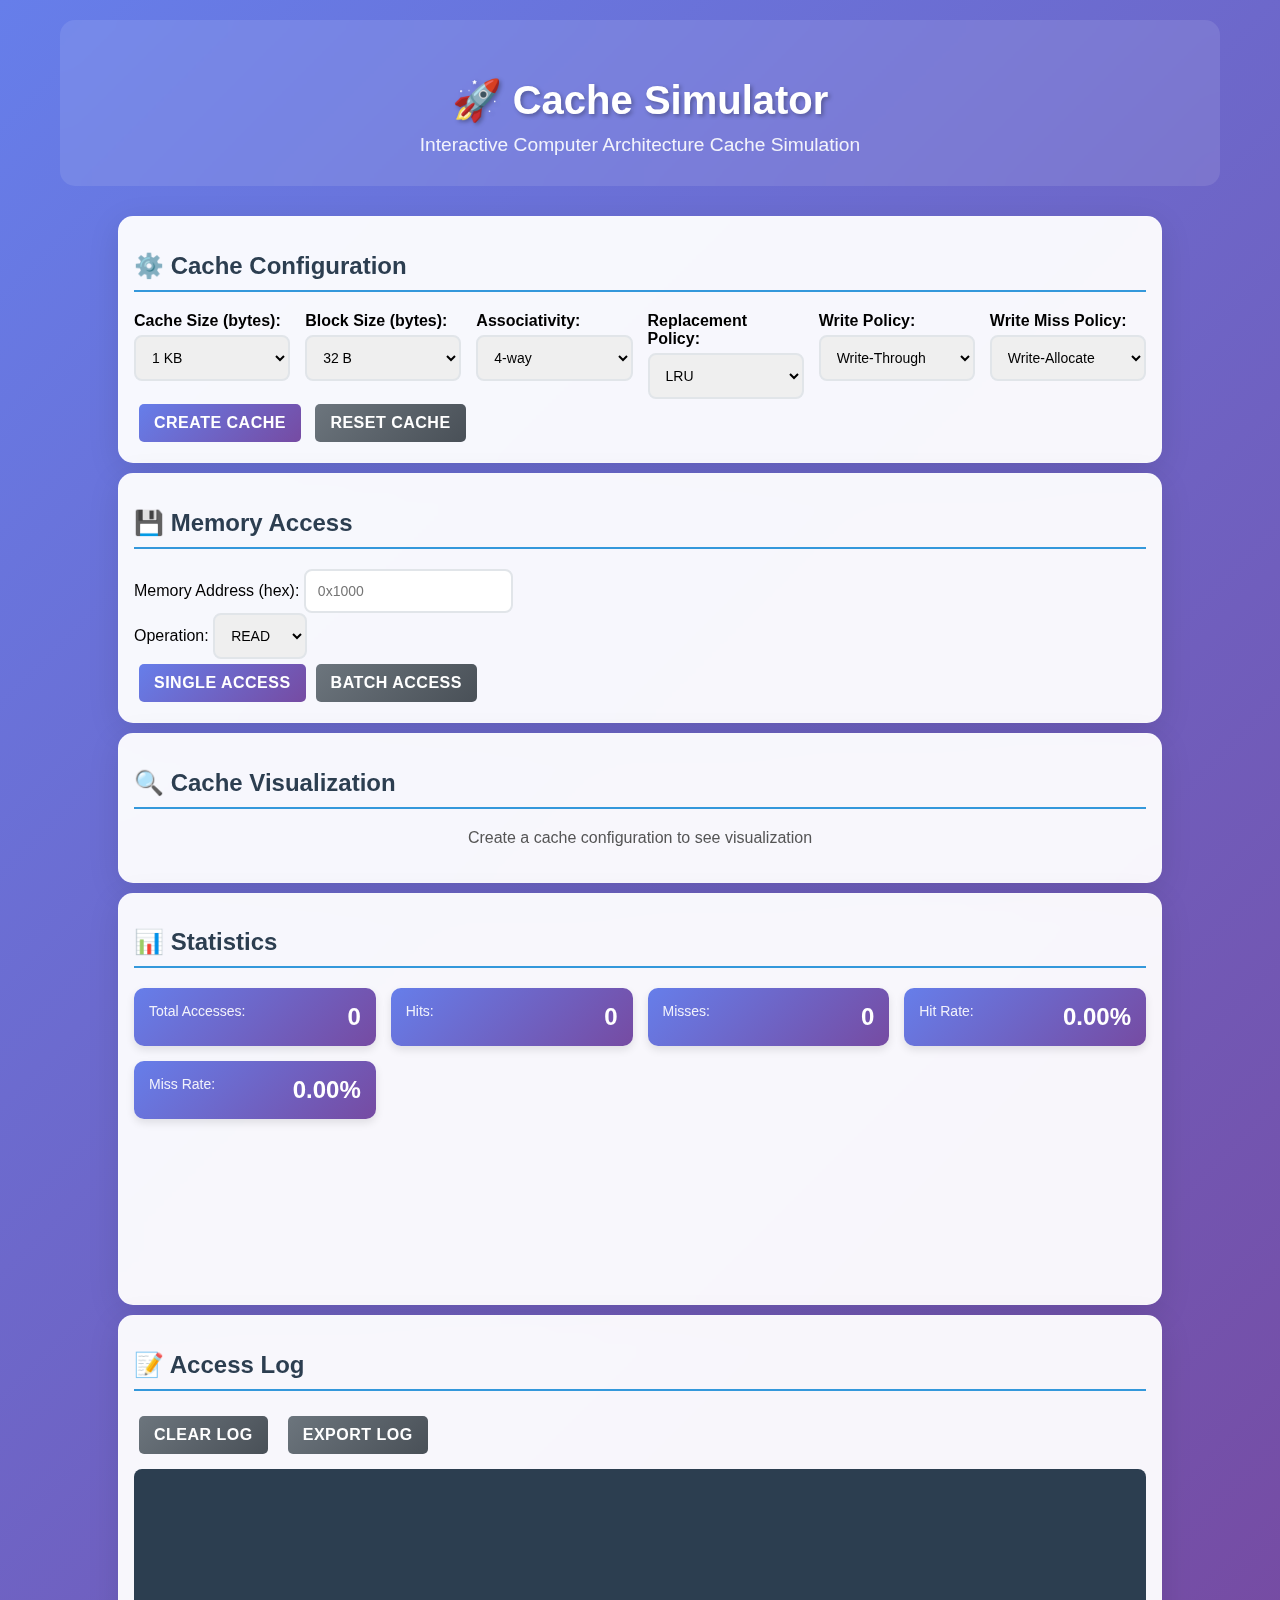
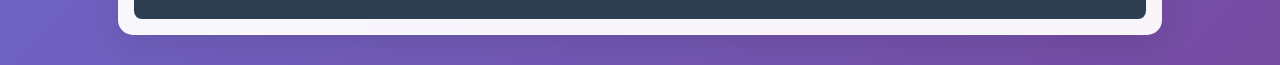
<file: gui/web/index.html>
<!DOCTYPE html>
<html lang="en">
<head>
    <meta charset="UTF-8">
    <meta name="viewport" content="width=device-width, initial-scale=1.0">
    <title>Cache Simulator GUI</title>
    <link rel="stylesheet" href="style.css">
</head>
<body>
    <div class="container">
        <header>
            <h1>🚀 Cache Simulator</h1>
            <p>Interactive Computer Architecture Cache Simulation</p>
        </header>

        <div class="main-content">
            <!-- Configuration Panel -->
            <div class="panel config-panel">
                <h2>⚙️ Cache Configuration</h2>
                <div class="config-grid">
                    <div class="config-item">
                        <label for="cache-size">Cache Size (bytes):</label>
                        <select id="cache-size">
                            <option value="256">256 B</option>
                            <option value="512">512 B</option>
                            <option value="1024" selected>1 KB</option>
                            <option value="2048">2 KB</option>
                            <option value="4096">4 KB</option>
                        </select>
                    </div>

                    <div class="config-item">
                        <label for="block-size">Block Size (bytes):</label>
                        <select id="block-size">
                            <option value="16">16 B</option>
                            <option value="32" selected>32 B</option>
                            <option value="64">64 B</option>
                        </select>
                    </div>

                    <div class="config-item">
                        <label for="associativity">Associativity:</label>
                        <select id="associativity">
                            <option value="1">Direct Mapped</option>
                            <option value="2">2-way</option>
                            <option value="4" selected>4-way</option>
                            <option value="8">8-way</option>
                            <option value="0">Fully Associative</option>
                        </select>
                    </div>

                    <div class="config-item">
                        <label for="replacement-policy">Replacement Policy:</label>
                        <select id="replacement-policy">
                            <option value="LRU" selected>LRU</option>
                            <option value="FIFO">FIFO</option>
                            <option value="RANDOM">Random</option>
                        </select>
                    </div>

                    <div class="config-item">
                        <label for="write-policy">Write Policy:</label>
                        <select id="write-policy">
                            <option value="WRITE_THROUGH" selected>Write-Through</option>
                            <option value="WRITE_BACK">Write-Back</option>
                        </select>
                    </div>

                    <div class="config-item">
                        <label for="write-miss-policy">Write Miss Policy:</label>
                        <select id="write-miss-policy">
                            <option value="WRITE_ALLOCATE" selected>Write-Allocate</option>
                            <option value="NO_WRITE_ALLOCATE">No-Write-Allocate</option>
                        </select>
                    </div>
                </div>

                <button id="create-cache" class="btn btn-primary">Create Cache</button>
                <button id="reset-cache" class="btn btn-secondary">Reset Cache</button>
            </div>

            <!-- Memory Access Panel -->
            <div class="panel access-panel">
                <h2>💾 Memory Access</h2>
                <div class="access-controls">
                    <div class="input-group">
                        <label for="memory-address">Memory Address (hex):</label>
                        <input type="text" id="memory-address" placeholder="0x1000" pattern="^0x[0-9A-Fa-f]+$">
                    </div>
                    
                    <div class="input-group">
                        <label for="operation-type">Operation:</label>
                        <select id="operation-type">
                            <option value="READ" selected>READ</option>
                            <option value="WRITE">WRITE</option>
                        </select>
                    </div>
                    
                    <div class="access-buttons">
                        <button id="single-access" class="btn btn-primary">Single Access</button>
                        <button id="batch-access" class="btn btn-secondary">Batch Access</button>
                    </div>
                </div>

                <!-- Batch Access Panel -->
                <div id="batch-panel" class="batch-panel" style="display: none;">
                    <h3>Batch Memory Access</h3>
                    <textarea id="batch-addresses" placeholder="Enter addresses (one per line):&#10;0x0&#10;0x20&#10;0x40&#10;0x100"></textarea>
                    <button id="run-batch" class="btn btn-primary">Run Batch</button>
                </div>
            </div>

            <!-- Cache Visualization -->
            <div class="panel cache-viz-panel">
                <h2>🔍 Cache Visualization</h2>
                <div id="cache-info" class="cache-info">
                    <p>Create a cache configuration to see visualization</p>
                </div>
                <div id="cache-table" class="cache-table"></div>
            </div>

            <!-- Statistics Panel -->
            <div class="panel stats-panel">
                <h2>📊 Statistics</h2>
                <div id="stats-content" class="stats-content">
                    <div class="stat-item">
                        <span class="stat-label">Total Accesses:</span>
                        <span id="total-accesses" class="stat-value">0</span>
                    </div>
                    <div class="stat-item">
                        <span class="stat-label">Hits:</span>
                        <span id="hits" class="stat-value">0</span>
                    </div>
                    <div class="stat-item">
                        <span class="stat-label">Misses:</span>
                        <span id="misses" class="stat-value">0</span>
                    </div>
                    <div class="stat-item">
                        <span class="stat-label">Hit Rate:</span>
                        <span id="hit-rate" class="stat-value">0.00%</span>
                    </div>
                    <div class="stat-item">
                        <span class="stat-label">Miss Rate:</span>
                        <span id="miss-rate" class="stat-value">0.00%</span>
                    </div>
                </div>
                <div class="chart-container">
                    <canvas id="stats-chart" width="300" height="150"></canvas>
                </div>
            </div>

            <!-- Access Log -->
            <div class="panel log-panel">
                <h2>📝 Access Log</h2>
                <div class="log-controls">
                    <button id="clear-log" class="btn btn-secondary">Clear Log</button>
                    <button id="export-log" class="btn btn-secondary">Export Log</button>
                </div>
                <div id="access-log" class="access-log"></div>
            </div>
        </div>
    </div>

    <script src="script.js"></script>
</body>
</html>
</file>
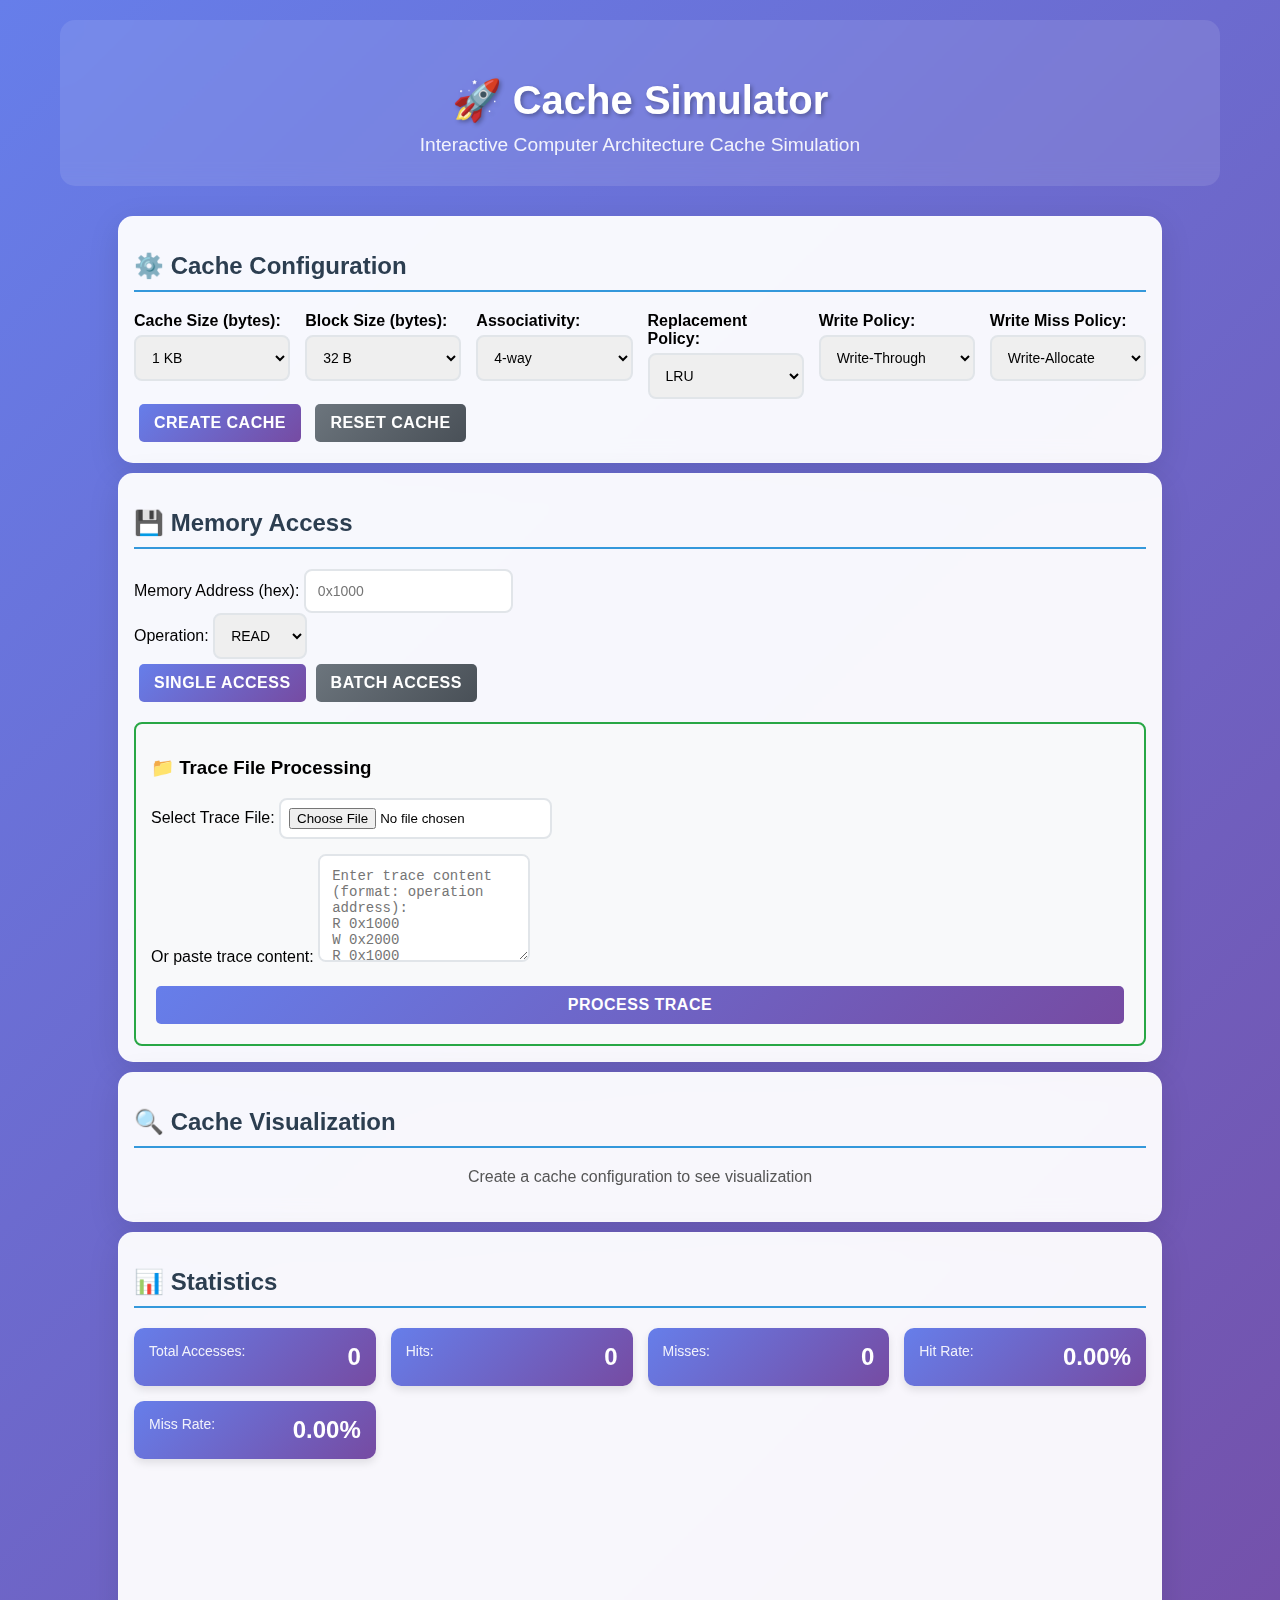
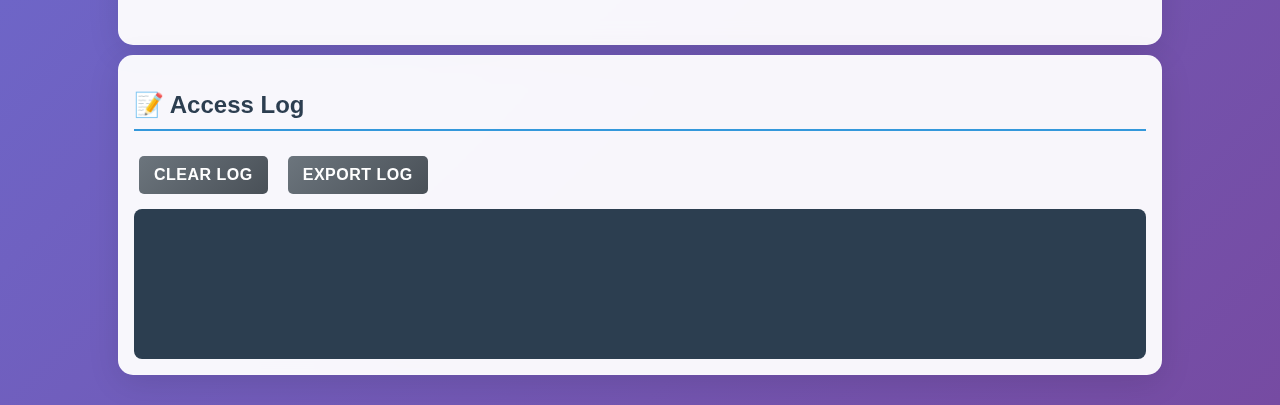
<file: gui/web/interface/index.html>
<!DOCTYPE html>
<html lang="en">
<head>
    <meta charset="UTF-8">
    <meta name="viewport" content="width=device-width, initial-scale=1.0">
    <title>Cache Simulator GUI</title>
    <link rel="stylesheet" href="style.css">
</head>
<body>
    <div class="container">
        <header>
            <h1>🚀 Cache Simulator</h1>
            <p>Interactive Computer Architecture Cache Simulation</p>
        </header>

        <div class="main-content">
            <!-- Configuration Panel -->
            <div class="panel config-panel">
                <h2>⚙️ Cache Configuration</h2>
                <div class="config-grid">
                    <div class="config-item">
                        <label for="cache-size">Cache Size (bytes):</label>
                        <select id="cache-size">
                            <option value="256">256 B</option>
                            <option value="512">512 B</option>
                            <option value="1024" selected>1 KB</option>
                            <option value="2048">2 KB</option>
                            <option value="4096">4 KB</option>
                        </select>
                    </div>

                    <div class="config-item">
                        <label for="block-size">Block Size (bytes):</label>
                        <select id="block-size">
                            <option value="16">16 B</option>
                            <option value="32" selected>32 B</option>
                            <option value="64">64 B</option>
                        </select>
                    </div>

                    <div class="config-item">
                        <label for="associativity">Associativity:</label>
                        <select id="associativity">
                            <option value="1">Direct Mapped</option>
                            <option value="2">2-way</option>
                            <option value="4" selected>4-way</option>
                            <option value="8">8-way</option>
                            <option value="0">Fully Associative</option>
                        </select>
                    </div>

                    <div class="config-item">
                        <label for="replacement-policy">Replacement Policy:</label>
                        <select id="replacement-policy">
                            <option value="LRU" selected>LRU</option>
                            <option value="FIFO">FIFO</option>
                            <option value="RANDOM">Random</option>
                        </select>
                    </div>

                    <div class="config-item">
                        <label for="write-policy">Write Policy:</label>
                        <select id="write-policy">
                            <option value="WRITE_THROUGH" selected>Write-Through</option>
                            <option value="WRITE_BACK">Write-Back</option>
                        </select>
                    </div>

                    <div class="config-item">
                        <label for="write-miss-policy">Write Miss Policy:</label>
                        <select id="write-miss-policy">
                            <option value="WRITE_ALLOCATE" selected>Write-Allocate</option>
                            <option value="NO_WRITE_ALLOCATE">No-Write-Allocate</option>
                        </select>
                    </div>
                </div>

                <button id="create-cache" class="btn btn-primary">Create Cache</button>
                <button id="reset-cache" class="btn btn-secondary">Reset Cache</button>
            </div>

            <!-- Memory Access Panel -->
            <div class="panel access-panel">
                <h2>💾 Memory Access</h2>
                <div class="access-controls">
                    <div class="input-group">
                        <label for="memory-address">Memory Address (hex):</label>
                        <input type="text" id="memory-address" placeholder="0x1000" pattern="^0x[0-9A-Fa-f]+$">
                    </div>
                    
                    <div class="input-group">
                        <label for="operation-type">Operation:</label>
                        <select id="operation-type">
                            <option value="READ" selected>READ</option>
                            <option value="WRITE">WRITE</option>
                        </select>
                    </div>
                    
                    <div class="access-buttons">
                        <button id="single-access" class="btn btn-primary">Single Access</button>
                        <button id="batch-access" class="btn btn-secondary">Batch Access</button>
                    </div>
                </div>

                <!-- Batch Access Panel -->
                <div id="batch-panel" class="batch-panel" style="display: none;">
                    <h3>Batch Memory Access</h3>
                    <textarea id="batch-addresses" placeholder="Enter addresses (one per line):&#10;0x0&#10;0x20&#10;0x40&#10;0x100"></textarea>
                    <button id="run-batch" class="btn btn-primary">Run Batch</button>
                </div>

                <!-- Trace File Panel -->
                <div class="trace-panel">
                    <h3>📁 Trace File Processing</h3>
                    <div class="trace-controls">
                        <div class="input-group">
                            <label for="trace-file">Select Trace File:</label>
                            <input type="file" id="trace-file" accept=".txt,.trace" class="file-input">
                        </div>
                        <div class="input-group">
                            <label for="trace-content">Or paste trace content:</label>
                            <textarea id="trace-content" placeholder="Enter trace content (format: operation address):&#10;R 0x1000&#10;W 0x2000&#10;R 0x1000" rows="5"></textarea>
                        </div>
                        <button id="process-trace" class="btn btn-primary">Process Trace</button>
                    </div>
                </div>
            </div>

            <!-- Cache Visualization -->
            <div class="panel cache-viz-panel">
                <h2>🔍 Cache Visualization</h2>
                <div id="cache-info" class="cache-info">
                    <p>Create a cache configuration to see visualization</p>
                </div>
                <div id="cache-table" class="cache-table"></div>
            </div>

            <!-- Statistics Panel -->
            <div class="panel stats-panel">
                <h2>📊 Statistics</h2>
                <div id="stats-content" class="stats-content">
                    <div class="stat-item">
                        <span class="stat-label">Total Accesses:</span>
                        <span id="total-accesses" class="stat-value">0</span>
                    </div>
                    <div class="stat-item">
                        <span class="stat-label">Hits:</span>
                        <span id="hits" class="stat-value">0</span>
                    </div>
                    <div class="stat-item">
                        <span class="stat-label">Misses:</span>
                        <span id="misses" class="stat-value">0</span>
                    </div>
                    <div class="stat-item">
                        <span class="stat-label">Hit Rate:</span>
                        <span id="hit-rate" class="stat-value">0.00%</span>
                    </div>
                    <div class="stat-item">
                        <span class="stat-label">Miss Rate:</span>
                        <span id="miss-rate" class="stat-value">0.00%</span>
                    </div>
                </div>
                <div class="chart-container">
                    <canvas id="stats-chart" width="300" height="150"></canvas>
                </div>
            </div>

            <!-- Access Log -->
            <div class="panel log-panel">
                <h2>📝 Access Log</h2>
                <div class="log-controls">
                    <button id="clear-log" class="btn btn-secondary">Clear Log</button>
                    <button id="export-log" class="btn btn-secondary">Export Log</button>
                </div>
                <div id="access-log" class="access-log"></div>
            </div>
        </div>
    </div>

    <script src="script.js"></script>
</body>
</html>
</file>
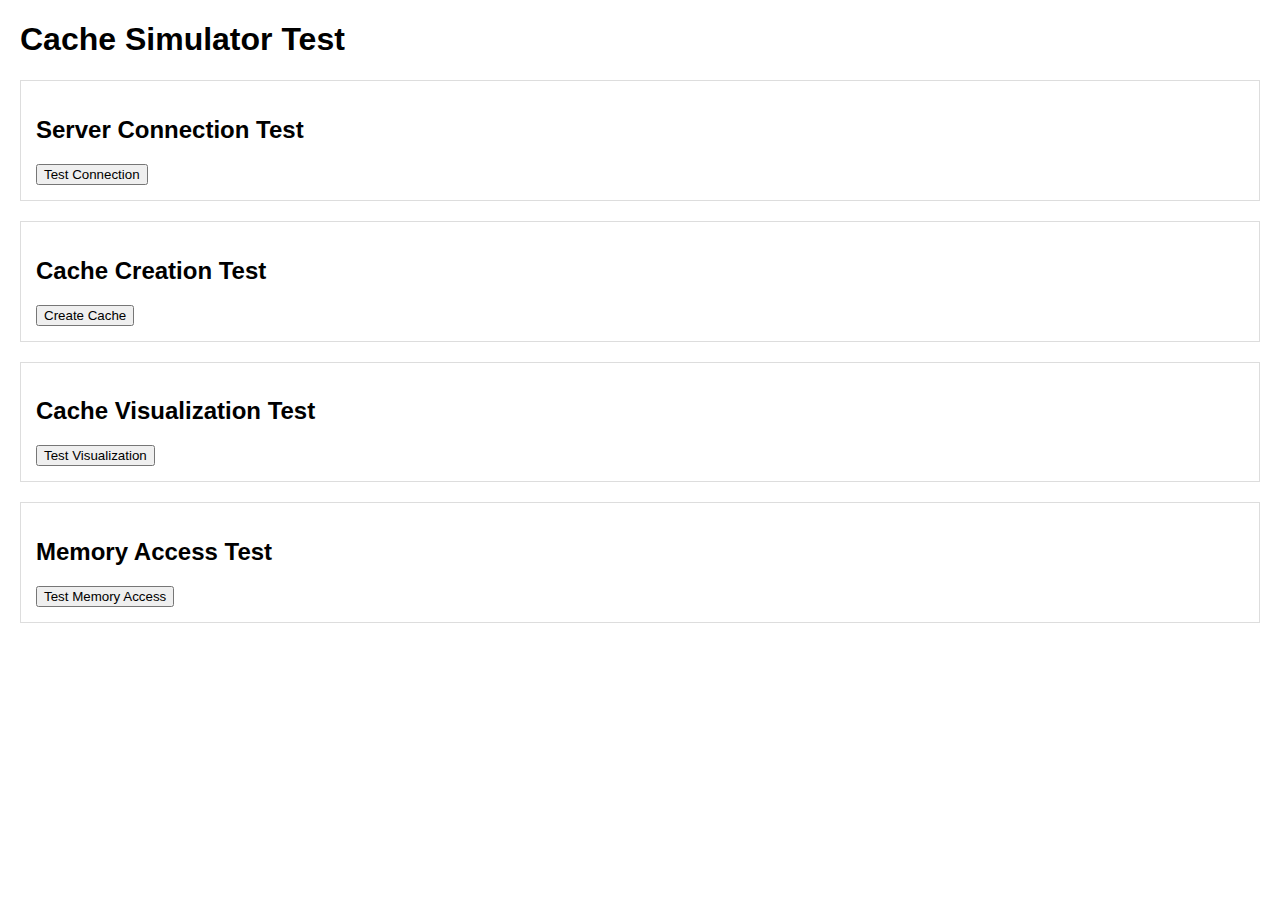
<file: gui/web/interface/test.html>
<!DOCTYPE html>
<html lang="en">
<head>
    <meta charset="UTF-8">
    <meta name="viewport" content="width=device-width, initial-scale=1.0">
    <title>Cache Simulator Test</title>
    <style>
        body { font-family: Arial, sans-serif; margin: 20px; }
        .test-section { margin: 20px 0; padding: 15px; border: 1px solid #ddd; }
        .error { color: red; }
        .success { color: green; }
        .cache-block { 
            display: inline-block; 
            width: 60px; 
            height: 40px; 
            border: 1px solid #ccc; 
            margin: 2px; 
            text-align: center;
            font-size: 10px;
            padding: 2px;
        }
        .cache-block.valid { background-color: #d4edda; }
        .cache-block.dirty { background-color: #f8d7da; }
        .cache-block.invalid { background-color: #f8f9fa; }
    </style>
</head>
<body>
    <h1>Cache Simulator Test</h1>
    
    <div class="test-section">
        <h2>Server Connection Test</h2>
        <button onclick="testConnection()">Test Connection</button>
        <div id="connection-result"></div>
    </div>
    
    <div class="test-section">
        <h2>Cache Creation Test</h2>
        <button onclick="createCache()">Create Cache</button>
        <div id="cache-result"></div>
    </div>
    
    <div class="test-section">
        <h2>Cache Visualization Test</h2>
        <button onclick="testVisualization()">Test Visualization</button>
        <div id="visualization-result"></div>
    </div>
    
    <div class="test-section">
        <h2>Memory Access Test</h2>
        <button onclick="testMemoryAccess()">Test Memory Access</button>
        <div id="access-result"></div>
    </div>
    
    <script>
        const API_BASE = 'http://localhost:8080';
        
        async function testConnection() {
            const resultDiv = document.getElementById('connection-result');
            try {
                const response = await fetch(`${API_BASE}/info`);
                if (response.ok) {
                    resultDiv.innerHTML = '<span class="success">✓ Server connection successful</span>';
                } else {
                    resultDiv.innerHTML = '<span class="error">✗ Server returned error: ' + response.status + '</span>';
                }
            } catch (error) {
                resultDiv.innerHTML = '<span class="error">✗ Connection failed: ' + error.message + '</span>';
            }
        }
        
        async function createCache() {
            const resultDiv = document.getElementById('cache-result');
            try {
                const response = await fetch(`${API_BASE}/create?cache_size=1024&block_size=32&associativity=4&replacement_policy=LRU`);
                const data = await response.json();
                
                if (data.status === 'success') {
                    resultDiv.innerHTML = '<span class="success">✓ Cache created successfully</span>';
                } else {
                    resultDiv.innerHTML = '<span class="error">✗ Cache creation failed: ' + data.message + '</span>';
                }
            } catch (error) {
                resultDiv.innerHTML = '<span class="error">✗ Cache creation failed: ' + error.message + '</span>';
            }
        }
        
        async function testVisualization() {
            const resultDiv = document.getElementById('visualization-result');
            try {
                const response = await fetch(`${API_BASE}/contents`);
                const data = await response.json();
                
                if (data.status === 'success') {
                    resultDiv.innerHTML = '<span class="success">✓ Cache contents retrieved</span>';
                    
                    // Display cache visualization
                    let html = '<h3>Cache Visualization:</h3>';
                    html += `<p>Cache Size: ${data.cache_size}, Block Size: ${data.block_size}, Associativity: ${data.associativity}, Sets: ${data.num_sets}</p>`;
                    
                    data.contents.forEach(set => {
                        html += `<div>Set ${set.set}: `;
                        set.blocks.forEach(block => {
                            let blockClass = 'cache-block';
                            if (block.valid) {
                                blockClass += ' valid';
                                if (block.dirty) {
                                    blockClass += ' dirty';
                                }
                            } else {
                                blockClass += ' invalid';
                            }
                            
                            html += `<div class="${blockClass}">`;
                            html += `V:${block.valid ? '1' : '0'}<br>`;
                            html += `D:${block.dirty ? '1' : '0'}<br>`;
                            html += `0x${block.tag}`;
                            html += `</div>`;
                        });
                        html += '</div><br>';
                    });
                    
                    resultDiv.innerHTML += html;
                } else {
                    resultDiv.innerHTML = '<span class="error">✗ Failed to get cache contents: ' + data.message + '</span>';
                }
            } catch (error) {
                resultDiv.innerHTML = '<span class="error">✗ Visualization failed: ' + error.message + '</span>';
            }
        }
        
        async function testMemoryAccess() {
            const resultDiv = document.getElementById('access-result');
            try {
                const response = await fetch(`${API_BASE}/access?address=0x1000&operation=read`);
                const data = await response.json();
                
                if (data.status === 'success') {
                    resultDiv.innerHTML = `<span class="success">✓ Memory access successful: ${data.result}</span>`;
                    resultDiv.innerHTML += `<br>Statistics: ${data.statistics.total_accesses} accesses, ${data.statistics.hits} hits, ${data.statistics.misses} misses`;
                } else {
                    resultDiv.innerHTML = '<span class="error">✗ Memory access failed: ' + data.message + '</span>';
                }
            } catch (error) {
                resultDiv.innerHTML = '<span class="error">✗ Memory access failed: ' + error.message + '</span>';
            }
        }
    </script>
</body>
</html>
</file>
<file: gui/web/style.css>
* {
    box-sizing: border-box;
}

body {
    font-family: 'Segoe UI', Tahoma, Geneva, Verdana, sans-serif;
    background: linear-gradient(135deg, #667eea 0%, #764ba2 100%);
    margin: 0;
    padding: 0;
    min-height: 100vh;
}

.container {
    max-width: 1200px;
    margin: 0 auto;
    padding: 20px;
}

header {
    text-align: center;
    margin-bottom: 20px;
}

h1 {
    color: #333;
    margin-bottom: 5px;
}

p {
    color: #555;
    margin: 0;
}

.panel {
    background-color: #fff;
    border-radius: 5px;
    box-shadow: 0 2px 4px rgba(0, 0, 0, 0.1);
    margin-bottom: 20px;
    padding: 15px;
}

.config-panel, .access-panel, .cache-viz-panel, .stats-panel, .log-panel {
    width: 90%;
    margin: 10px auto;
}

.config-grid {
    display: grid;
    grid-template-columns: repeat(auto-fill, minmax(150px, 1fr));
    gap: 15px;
}

.config-item {
    display: flex;
    flex-direction: column;
}

.config-item label {
    font-weight: bold;
    margin-bottom: 5px;
}

select, input[type="text"] {
    padding: 8px;
    border: 1px solid #ccc;
    border-radius: 4px;
}

.btn {
    cursor: pointer;
    font-size: 16px;
    padding: 10px 15px;
    border-radius: 5px;
    border: none;
    margin: 5px;
}

.btn-primary {
    background-color: #007bff;
    color: white;
}

.btn-secondary {
    background-color: #6c757d;
    color: white;
}

.access-buttons {
    display: flex;
    justify-content: flex-start;
}

.batch-panel {
    margin-top: 10px;
}

.cache-info {
    text-align: center;
    margin-bottom: 20px;
}

.stats-content {
    display: grid;
    grid-template-columns: repeat(auto-fill, minmax(100px, 1fr));
    gap: 15px;
}

.stat-item {
    display: flex;
    justify-content: space-between;
    padding: 8px;
    background-color: #f8f9fa;
    border-radius: 4px;
}

.chart-container {
    margin-top: 20px;
    display: flex;
    justify-content: center;
}

.access-log {
    height: 150px;
    overflow-y: auto;
    background-color: #e9ecef;
    padding: 10px;
    border-radius: 4px;
    font-family: 'Courier New', monospace;
    font-size: 14px;
}

/* Enhanced Header Styling */
header {
    background: rgba(255, 255, 255, 0.1);
    border-radius: 15px;
    padding: 30px;
    margin-bottom: 30px;
    backdrop-filter: blur(10px);
}

header h1 {
    color: white;
    font-size: 2.5em;
    margin-bottom: 10px;
    text-shadow: 2px 2px 4px rgba(0,0,0,0.3);
}

header p {
    color: rgba(255, 255, 255, 0.9);
    font-size: 1.2em;
}

/* Enhanced Panel Styling */
.panel {
    background: rgba(255, 255, 255, 0.95);
    border-radius: 15px;
    box-shadow: 0 8px 32px rgba(0, 0, 0, 0.1);
    backdrop-filter: blur(10px);
    border: 1px solid rgba(255, 255, 255, 0.2);
    transition: transform 0.3s ease;
}

.panel:hover {
    transform: translateY(-5px);
}

.panel h2 {
    color: #2c3e50;
    border-bottom: 2px solid #3498db;
    padding-bottom: 10px;
    margin-bottom: 20px;
}

/* Button Enhancements */
.btn {
    transition: all 0.3s ease;
    font-weight: 600;
    text-transform: uppercase;
    letter-spacing: 0.5px;
}

.btn:hover {
    transform: translateY(-2px);
    box-shadow: 0 4px 8px rgba(0,0,0,0.2);
}

.btn-primary {
    background: linear-gradient(135deg, #667eea 0%, #764ba2 100%);
}

.btn-secondary {
    background: linear-gradient(135deg, #6c757d 0%, #495057 100%);
}

/* Cache Visualization */
.cache-table {
    margin-top: 20px;
    overflow-x: auto;
}

.cache-set {
    display: flex;
    align-items: center;
    margin-bottom: 10px;
    padding: 10px;
    background-color: #f8f9fa;
    border-radius: 8px;
    border-left: 4px solid #3498db;
}

.set-label {
    min-width: 80px;
    font-weight: bold;
    color: #2c3e50;
}

.cache-blocks {
    display: flex;
    gap: 5px;
    flex-wrap: wrap;
}

.cache-block {
    width: 80px;
    height: 60px;
    border: 2px solid #ddd;
    border-radius: 8px;
    display: flex;
    flex-direction: column;
    justify-content: center;
    align-items: center;
    font-size: 12px;
    transition: all 0.3s ease;
}

.cache-block.valid {
    background-color: #d4edda;
    border-color: #28a745;
}

.cache-block.dirty {
    background-color: #f8d7da;
    border-color: #dc3545;
}

.cache-block.invalid {
    background-color: #f8f9fa;
    border-color: #6c757d;
    opacity: 0.5;
}

.block-tag {
    font-weight: bold;
    font-size: 10px;
}

.block-status {
    font-size: 8px;
    margin-top: 2px;
}

/* Statistics Enhancements */
.stats-content {
    display: grid;
    grid-template-columns: repeat(auto-fit, minmax(200px, 1fr));
    gap: 15px;
    margin-bottom: 20px;
}

.stat-item {
    background: linear-gradient(135deg, #667eea 0%, #764ba2 100%);
    color: white;
    padding: 15px;
    border-radius: 10px;
    text-align: center;
    box-shadow: 0 4px 8px rgba(0,0,0,0.1);
}

.stat-label {
    display: block;
    font-size: 14px;
    margin-bottom: 5px;
    opacity: 0.9;
}

.stat-value {
    display: block;
    font-size: 24px;
    font-weight: bold;
}

/* Input Enhancements */
select, input[type="text"], textarea {
    padding: 12px;
    border: 2px solid #e1e5e9;
    border-radius: 8px;
    font-size: 14px;
    transition: all 0.3s ease;
}

select:focus, input[type="text"]:focus, textarea:focus {
    outline: none;
    border-color: #3498db;
    box-shadow: 0 0 0 3px rgba(52, 152, 219, 0.1);
}

/* Access Log Enhancements */
.access-log {
    background-color: #2c3e50;
    color: #ecf0f1;
    border-radius: 8px;
    max-height: 200px;
}

.log-entry {
    padding: 5px 0;
    border-bottom: 1px solid rgba(255,255,255,0.1);
}

.log-entry:last-child {
    border-bottom: none;
}

.log-entry.hit {
    color: #2ecc71;
}

.log-entry.miss {
    color: #e74c3c;
}

/* Responsive Design */
@media (max-width: 768px) {
    .container {
        padding: 10px;
    }
    
    .config-grid {
        grid-template-columns: 1fr;
    }
    
    .stats-content {
        grid-template-columns: 1fr;
    }
    
    .cache-blocks {
        justify-content: center;
    }
    
    .cache-block {
        width: 60px;
        height: 50px;
        font-size: 10px;
    }
}

/* Loading Animation */
.loading {
    display: inline-block;
    width: 20px;
    height: 20px;
    border: 3px solid rgba(255,255,255,.3);
    border-radius: 50%;
    border-top-color: #fff;
    animation: spin 1s ease-in-out infinite;
}

@keyframes spin {
    to { transform: rotate(360deg); }
}

/* Batch Panel */
.batch-panel {
    background-color: #f8f9fa;
    padding: 15px;
    border-radius: 8px;
    margin-top: 15px;
}

.batch-panel textarea {
    width: 100%;
    min-height: 100px;
    resize: vertical;
}

/* Log Controls */
.log-controls {
    margin-bottom: 10px;
    display: flex;
    gap: 10px;
}

/* Success/Error Messages */
.message {
    padding: 10px;
    border-radius: 8px;
    margin: 10px 0;
    font-weight: 500;
}

.message.success {
    background-color: #d4edda;
    color: #155724;
    border: 1px solid #c3e6cb;
}

.message.error {
    background-color: #f8d7da;
    color: #721c24;
    border: 1px solid #f5c6cb;
}
</file>
<file: gui/web/interface/style.css>
* {
    box-sizing: border-box;
}

body {
    font-family: 'Segoe UI', Tahoma, Geneva, Verdana, sans-serif;
    background: linear-gradient(135deg, #667eea 0%, #764ba2 100%);
    margin: 0;
    padding: 0;
    min-height: 100vh;
}

.container {
    max-width: 1200px;
    margin: 0 auto;
    padding: 20px;
}

header {
    text-align: center;
    margin-bottom: 20px;
}

h1 {
    color: #333;
    margin-bottom: 5px;
}

p {
    color: #555;
    margin: 0;
}

.panel {
    background-color: #fff;
    border-radius: 5px;
    box-shadow: 0 2px 4px rgba(0, 0, 0, 0.1);
    margin-bottom: 20px;
    padding: 15px;
}

.config-panel, .access-panel, .cache-viz-panel, .stats-panel, .log-panel {
    width: 90%;
    margin: 10px auto;
}

.config-grid {
    display: grid;
    grid-template-columns: repeat(auto-fill, minmax(150px, 1fr));
    gap: 15px;
}

.config-item {
    display: flex;
    flex-direction: column;
}

.config-item label {
    font-weight: bold;
    margin-bottom: 5px;
}

select, input[type="text"] {
    padding: 8px;
    border: 1px solid #ccc;
    border-radius: 4px;
}

.btn {
    cursor: pointer;
    font-size: 16px;
    padding: 10px 15px;
    border-radius: 5px;
    border: none;
    margin: 5px;
}

.btn-primary {
    background-color: #007bff;
    color: white;
}

.btn-secondary {
    background-color: #6c757d;
    color: white;
}

.access-buttons {
    display: flex;
    justify-content: flex-start;
}

.batch-panel {
    margin-top: 10px;
}

.cache-info {
    text-align: center;
    margin-bottom: 20px;
}

.stats-content {
    display: grid;
    grid-template-columns: repeat(auto-fill, minmax(100px, 1fr));
    gap: 15px;
}

.stat-item {
    display: flex;
    justify-content: space-between;
    padding: 8px;
    background-color: #f8f9fa;
    border-radius: 4px;
}

.chart-container {
    margin-top: 20px;
    display: flex;
    justify-content: center;
}

.access-log {
    height: 150px;
    overflow-y: auto;
    background-color: #e9ecef;
    padding: 10px;
    border-radius: 4px;
    font-family: 'Courier New', monospace;
    font-size: 14px;
}

/* Enhanced Header Styling */
header {
    background: rgba(255, 255, 255, 0.1);
    border-radius: 15px;
    padding: 30px;
    margin-bottom: 30px;
    backdrop-filter: blur(10px);
}

header h1 {
    color: white;
    font-size: 2.5em;
    margin-bottom: 10px;
    text-shadow: 2px 2px 4px rgba(0,0,0,0.3);
}

header p {
    color: rgba(255, 255, 255, 0.9);
    font-size: 1.2em;
}

/* Enhanced Panel Styling */
.panel {
    background: rgba(255, 255, 255, 0.95);
    border-radius: 15px;
    box-shadow: 0 8px 32px rgba(0, 0, 0, 0.1);
    backdrop-filter: blur(10px);
    border: 1px solid rgba(255, 255, 255, 0.2);
    transition: transform 0.3s ease;
}

.panel:hover {
    transform: translateY(-5px);
}

.panel h2 {
    color: #2c3e50;
    border-bottom: 2px solid #3498db;
    padding-bottom: 10px;
    margin-bottom: 20px;
}

/* Button Enhancements */
.btn {
    transition: all 0.3s ease;
    font-weight: 600;
    text-transform: uppercase;
    letter-spacing: 0.5px;
}

.btn:hover {
    transform: translateY(-2px);
    box-shadow: 0 4px 8px rgba(0,0,0,0.2);
}

.btn-primary {
    background: linear-gradient(135deg, #667eea 0%, #764ba2 100%);
}

.btn-secondary {
    background: linear-gradient(135deg, #6c757d 0%, #495057 100%);
}

/* Cache Visualization */
.cache-table {
    margin-top: 20px;
    overflow-x: auto;
}

.cache-set {
    display: flex;
    align-items: center;
    margin-bottom: 10px;
    padding: 10px;
    background-color: #f8f9fa;
    border-radius: 8px;
    border-left: 4px solid #3498db;
}

.set-label {
    min-width: 80px;
    font-weight: bold;
    color: #2c3e50;
}

.cache-blocks {
    display: flex;
    gap: 5px;
    flex-wrap: wrap;
}

.cache-block {
    width: 80px;
    height: 60px;
    border: 2px solid #ddd;
    border-radius: 8px;
    display: flex;
    flex-direction: column;
    justify-content: center;
    align-items: center;
    font-size: 12px;
    transition: all 0.3s ease;
}

.cache-block.valid {
    background-color: #d4edda;
    border-color: #28a745;
}

.cache-block.dirty {
    background-color: #f8d7da;
    border-color: #dc3545;
}

.cache-block.invalid {
    background-color: #f8f9fa;
    border-color: #6c757d;
    opacity: 0.5;
}

.block-tag {
    font-weight: bold;
    font-size: 10px;
}

.block-status {
    font-size: 8px;
    margin-top: 2px;
}

/* Statistics Enhancements */
.stats-content {
    display: grid;
    grid-template-columns: repeat(auto-fit, minmax(200px, 1fr));
    gap: 15px;
    margin-bottom: 20px;
}

.stat-item {
    background: linear-gradient(135deg, #667eea 0%, #764ba2 100%);
    color: white;
    padding: 15px;
    border-radius: 10px;
    text-align: center;
    box-shadow: 0 4px 8px rgba(0,0,0,0.1);
}

.stat-label {
    display: block;
    font-size: 14px;
    margin-bottom: 5px;
    opacity: 0.9;
}

.stat-value {
    display: block;
    font-size: 24px;
    font-weight: bold;
}

/* Input Enhancements */
select, input[type="text"], textarea {
    padding: 12px;
    border: 2px solid #e1e5e9;
    border-radius: 8px;
    font-size: 14px;
    transition: all 0.3s ease;
}

select:focus, input[type="text"]:focus, textarea:focus {
    outline: none;
    border-color: #3498db;
    box-shadow: 0 0 0 3px rgba(52, 152, 219, 0.1);
}

/* Access Log Enhancements */
.access-log {
    background-color: #2c3e50;
    color: #ecf0f1;
    border-radius: 8px;
    max-height: 200px;
}

.log-entry {
    padding: 5px 0;
    border-bottom: 1px solid rgba(255,255,255,0.1);
}

.log-entry:last-child {
    border-bottom: none;
}

.log-entry.hit {
    color: #2ecc71;
}

.log-entry.miss {
    color: #e74c3c;
}

/* Responsive Design */
@media (max-width: 768px) {
    .container {
        padding: 10px;
    }
    
    .config-grid {
        grid-template-columns: 1fr;
    }
    
    .stats-content {
        grid-template-columns: 1fr;
    }
    
    .cache-blocks {
        justify-content: center;
    }
    
    .cache-block {
        width: 60px;
        height: 50px;
        font-size: 10px;
    }
}

/* Loading Animation */
.loading {
    display: inline-block;
    width: 20px;
    height: 20px;
    border: 3px solid rgba(255,255,255,.3);
    border-radius: 50%;
    border-top-color: #fff;
    animation: spin 1s ease-in-out infinite;
}

@keyframes spin {
    to { transform: rotate(360deg); }
}

/* Batch Panel */
.batch-panel {
    background-color: #f8f9fa;
    padding: 15px;
    border-radius: 8px;
    margin-top: 15px;
}

/* Trace Panel */
.trace-panel {
    background-color: #f8f9fa;
    padding: 15px;
    border-radius: 8px;
    margin-top: 15px;
    border: 2px solid #28a745;
}

.trace-controls {
    display: flex;
    flex-direction: column;
    gap: 15px;
}

.file-input {
    padding: 8px;
    border: 2px solid #e1e5e9;
    border-radius: 8px;
    background-color: white;
}

.file-input:focus {
    outline: none;
    border-color: #28a745;
    box-shadow: 0 0 0 3px rgba(40, 167, 69, 0.1);
}

.cache-config {
    display: grid;
    grid-template-columns: repeat(auto-fit, minmax(200px, 1fr));
    gap: 10px;
    margin-bottom: 20px;
    padding: 15px;
    background-color: #e9ecef;
    border-radius: 8px;
    border-left: 4px solid #28a745;
}

.cache-config span {
    font-size: 14px;
    color: #2c3e50;
}

.cache-visualization {
    max-width: 100%;
    overflow-x: auto;
}

.batch-panel textarea {
    width: 100%;
    min-height: 100px;
    resize: vertical;
}

/* Log Controls */
.log-controls {
    margin-bottom: 10px;
    display: flex;
    gap: 10px;
}

/* Success/Error Messages */
.message {
    padding: 10px;
    border-radius: 8px;
    margin: 10px 0;
    font-weight: 500;
}

.message.success {
    background-color: #d4edda;
    color: #155724;
    border: 1px solid #c3e6cb;
}

.message.error {
    background-color: #f8d7da;
    color: #721c24;
    border: 1px solid #f5c6cb;
}
</file>
